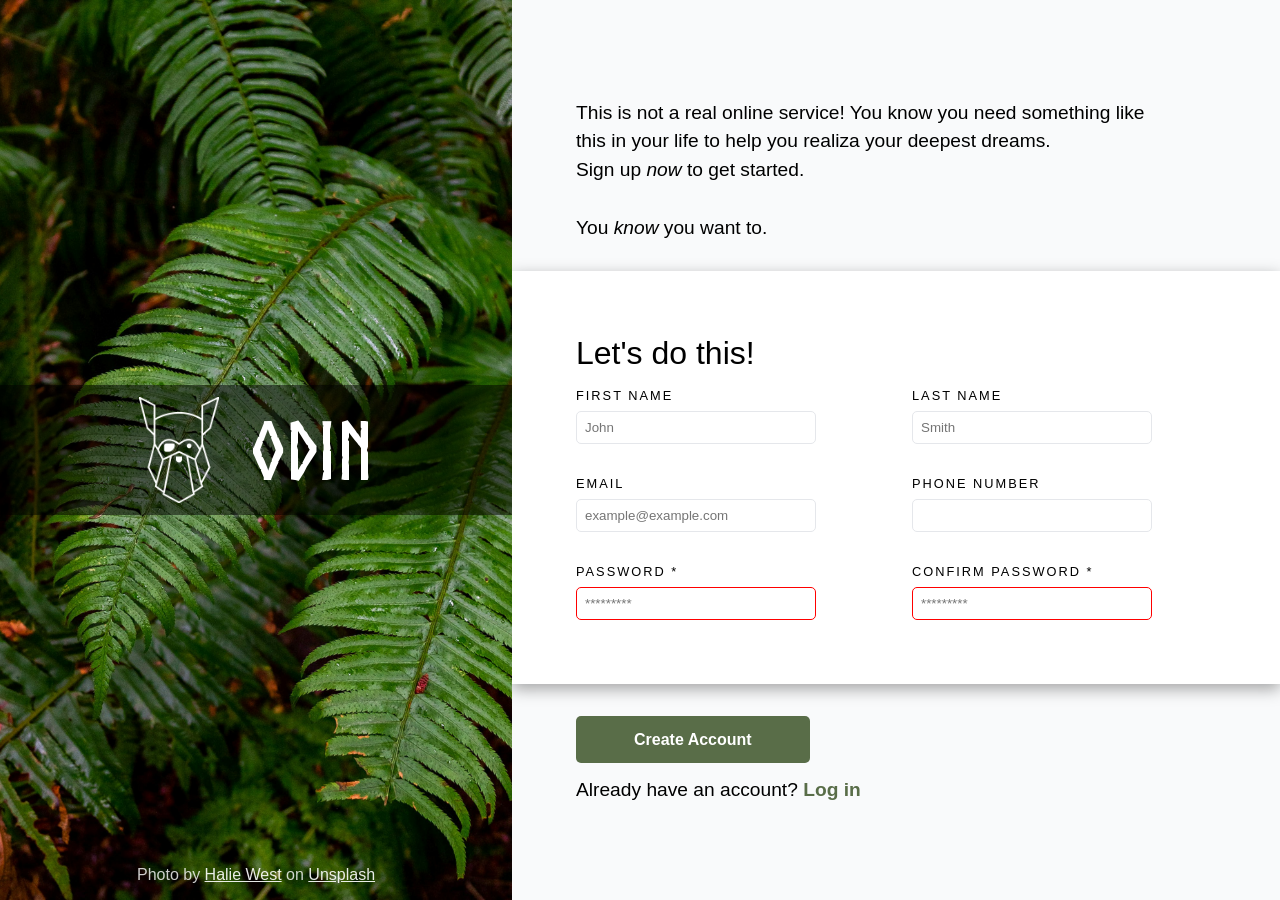
<file: index.html>
<!DOCTYPE html>
<html lang="en">

<head>
    <meta charset="UTF-8">
    <meta name="viewport" content="width=device-width, initial-scale=1.0">
    <title>Sign in</title>
    <link rel="stylesheet" href="styles.css">
</head>

<body>
    <div class="left">
        <div class="logo">
            <img src="Img/odin-lined.png" alt="Green tropical leaves as background">
            <span>ODIN</span>
        </div>
        <div>
            <span class="credit">Photo by <a
                    href="https://unsplash.com/@haliewestphoto?utm_source=unsplash&utm_medium=referral&utm_content=creditCopyText">Halie
                    West</a> on <a
                    href="https://unsplash.com/photos/green-leaf-plant-in-close-up-photography-25xggax4bSA?utm_source=unsplash&utm_medium=referral&utm_content=creditCopyText">Unsplash</a></span>
        </div>
    </div>
    <div class="right">
        <div class="text">
            <p>This is not a real online service! You know you need something like this in your life to help you
                realiza your deepest dreams. <br>Sign up <span class="italic">now</span> to get started.</p>
        </div>
        <div class="secondText">
            <p>You <span class="italic">know</span> you want to.</p>
        </div>
        <form id="sing-up-form">
            <h1>Let's do this!</h1>
            <div class="formRow">
                <div class="formCell">
                    <label for="first-name">FIRST NAME</label>
                    <input placeholder="John" type="text" name="first-name" id="first-name">
                </div>
                <div class="formCell">
                    <label for="last-name">LAST NAME</label>
                    <input placeholder="Smith" type="text" name="last-name" id="last-name">
                </div>
            </div>

            <div class="formRow">
                <div class="formCell">
                    <label for="email">EMAIL</label>
                    <input placeholder="example@example.com" type="email" name="email" id="email">
                </div>
                <div class="formCell">
                    <label for="phone-number">PHONE NUMBER</label>
                    <input type="text" name="phone-number" id="phone-number">
                </div>
            </div>

            <div class="formRow">
                <div class="formCell">
                    <label for="password">PASSWORD *</label>
                    <input required placeholder="*********" type="text" name="password" id="password">
                </div>
                <div class="formCell">
                    <label for="confirm-password">CONFIRM PASSWORD *</label>
                    <input required placeholder="*********" type="text" name="confirm-password" id="confirm-password">
                </div>
            </div>
        </form>
        <div class="acction">
            <button form="sing-up-form" type="submit">Create Account</button>
            <span>Already have an account? <a class="log-in-a" href="#">Log in</a></span>
        </div>
    </div>
</body>

</html>
</file>
<file: styles.css>
* {
    margin: 0;
    padding: 0;
    box-sizing: border-box;
}

:root {
    --accent-color: #596D48;
}

@font-face {
    font-family: 'Norse';
    src: url('Fonts/Norse.woff2') format('woff2'),
        url('Fonts/Norse.woff') format('woff');
    font-weight: normal;
    font-style: normal;
    font-display: swap;
}

@font-face {
    font-family: 'Norse';
    src: url('Fonts/Norse-Bold.woff2') format('woff2'),
        url('Fonts/Norse-Bold.woff') format('woff');
    font-weight: bold;
    font-style: normal;
    font-display: swap;
}

body {
    background-color: #f9fafb;
    display: flex;
    align-items: center;
}

.left {
    background-image: url(Img/halie-west-25xggax4bSA-unsplash.jpg);
    height: 100vh;
    background-size: cover;
    background-position: center;
    flex: 0 0 40vw;
    min-width: 400px;
    display: flex;
    flex-direction: column;
    justify-content: center;
    position: relative;
}

.right {
    flex: 1;
    min-width: 600px;
    font-family: 'Segoe UI', Tahoma, Geneva, Verdana, sans-serif;
    display: flex;
    flex-direction: column;
    gap: 2rem;
    justify-content: center;
    font-size: clamp(1rem, 0.4rem + 1vw, 2rem);
}

.logo {
    gap: 2rem;
    padding: 12px 0;
    background-color: rgba(0, 0, 0, 0.5);
    display: flex;
    align-items: center;
    justify-content: center;
    font-family: 'Norse';
    color: white;
}

.logo>img {
    width: 5rem;
}

.logo>span {
    font-size: 5rem;
    font-weight: bold;
}

.credit {
    font-family: 'Segoe UI', Tahoma, Geneva, Verdana, sans-serif;
    color: rgba(255, 255, 255, 0.8);
    position: absolute;
    bottom: 1rem;
    text-align: center;
    width: 100%;
}

.text {
    max-inline-size: 60ch;
    padding-left: 4rem;
    line-height: 1.5;
}

.secondText {
    padding-left: 4rem;
}

.italic {
    font-style: italic;
}

form {
    gap: 2rem;
    display: flex;
    padding: 4rem;
    background-color: white;
    flex-direction: column;
    box-shadow: rgba(0, 0, 0, 0.35) 0px 5px 15px;
}

.acction {
    padding-left: 4rem;
    display: flex;
    align-items: flex-start;
    flex-direction: column;
    gap: 1rem;
}

button {
    color: white;
    padding: 0.8rem 3.5rem;
    background-color: var(--accent-color, rgb(6, 67, 6));
    border: 2px solid transparent;
    border-radius: 5px;
    font-size: 1rem;
    font-weight: bold;
}

button:hover {
    background-color: inherit;
    border: 2px solid var(--accent-color);
    color: var(--accent-color);
}


h1 {
    margin-bottom: -1rem;
    font-size: 2rem;
    font-weight: 500;
}

.formRow {
    justify-content: space-between;
    gap: 6rem;
    display: flex;
    padding-right: 20rem;
}

.formCell {
    gap: 0.5rem;
    display: flex;
    flex-direction: column;
}

label {
    font-size: 0.8rem;
    letter-spacing: 2px;
}

input {
    padding: 0.5rem;
    width: 15rem;
    border-radius: 5px;
    border: 1px solid #E5E7EB;
}

a {
    color: rgba(255, 255, 255, 0.9);
}

.log-in-a {
    color: var(--accent-color);
    font-weight: bold;
    text-decoration: none;
}

input:focus {
    border: 1px solid #0b18c2;
}

input:invalid {
    border: 1px solid red;
}
</file>
